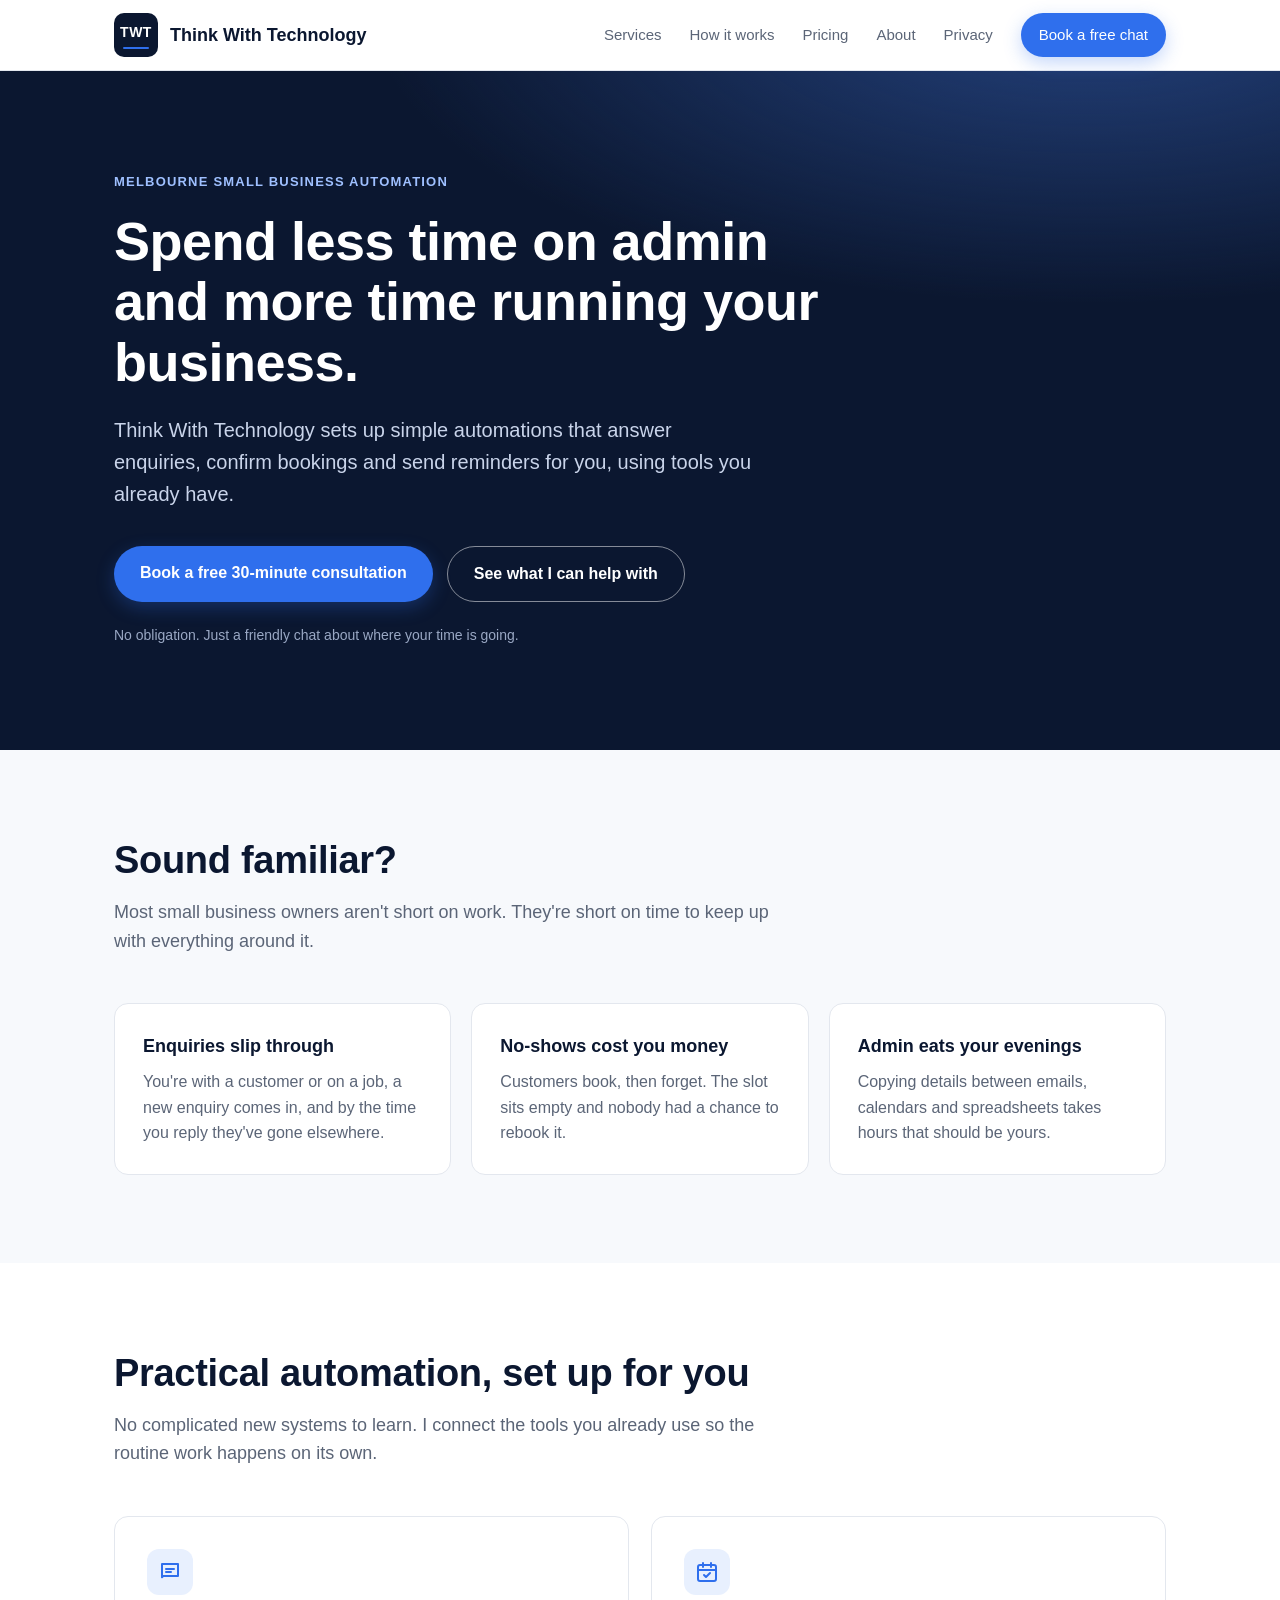
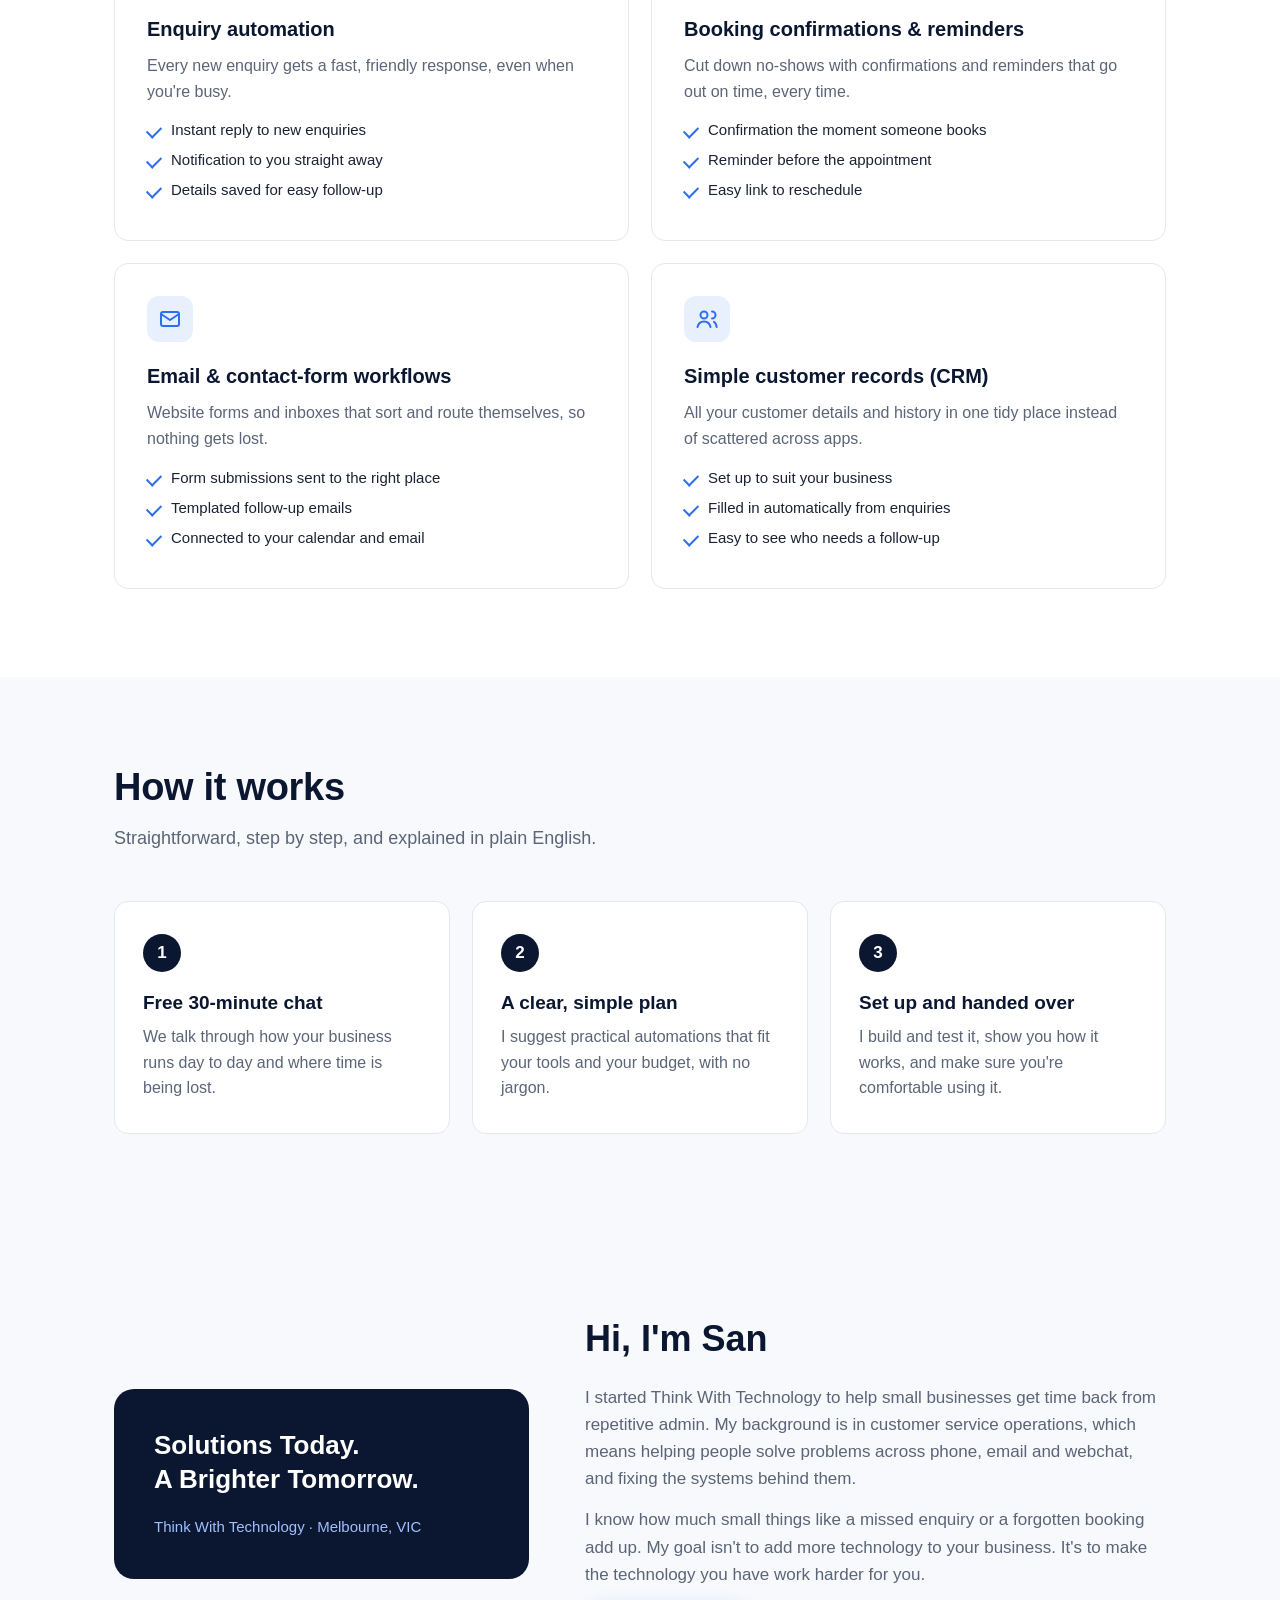
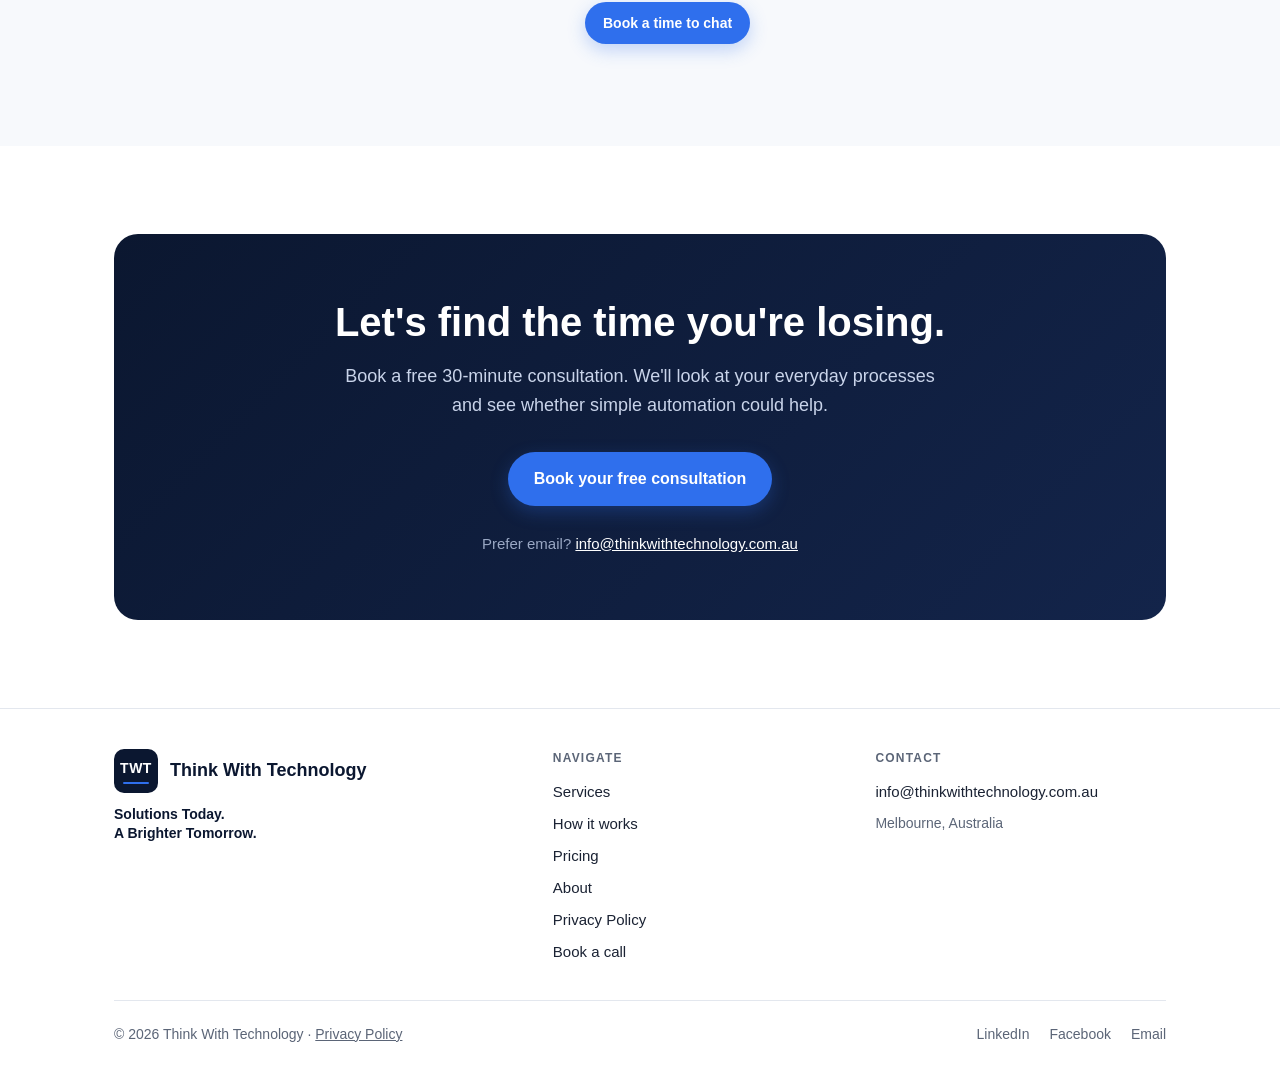
<file: index.html>
<!DOCTYPE html>
<html lang="en-AU">
<head>
<meta charset="UTF-8">
<meta name="viewport" content="width=device-width, initial-scale=1.0">
<title>Think With Technology | Practical Automation for Melbourne Small Businesses</title>
<meta name="description" content="Think With Technology helps Melbourne small businesses save time with simple automation: enquiry follow-ups, booking confirmations and reminders, email workflows and CRM setup. Book a free 30-minute consultation.">
<meta property="og:title" content="Think With Technology — Solutions Today. A Brighter Tomorrow.">
<meta property="og:description" content="Practical automation for Melbourne small businesses. Book a free 30-minute consultation.">
<meta property="og:type" content="website">
<meta property="og:url" content="https://thinkwithtechnology.com.au">
<link rel="icon" href="data:image/svg+xml,%3Csvg xmlns='http://www.w3.org/2000/svg' viewBox='0 0 64 64'%3E%3Crect width='64' height='64' rx='14' fill='%230b1730'/%3E%3Ctext x='32' y='38' font-family='Arial,sans-serif' font-weight='800' font-size='20' fill='white' text-anchor='middle'%3ETWT%3C/text%3E%3Crect x='14' y='44' width='36' height='3' rx='1.5' fill='%233b82f6'/%3E%3C/svg%3E">
<link rel="stylesheet" href="styles.css">
</head>
<body>

<header>
  <div class="wrap nav">
    <a href="#top" class="brand" aria-label="Think With Technology home">
      <div class="logo">TWT<span></span></div>
      <div class="brand-name">Think With Technology</div>
    </a>
    <nav class="nav-links">
      <div class="menu" id="site-menu">
        <a href="#services">Services</a>
        <a href="#how">How it works</a>
        <a href="pricing.html">Pricing</a>
        <a href="#about">About</a>
        <a href="privacy.html">Privacy</a>
      </div>
      <a class="btn btn-primary btn-sm" href="https://calendly.com/ghassanziyad/30min" target="_blank" rel="noopener">Book a free chat</a>
      <button class="menu-toggle" type="button" aria-label="Open menu" aria-expanded="false" aria-controls="site-menu">
        <span></span><span></span><span></span>
      </button>
    </nav>
  </div>
</header>

<main id="top">

  <!-- Hero -->
  <div class="hero">
    <div class="wrap">
      <div class="eyebrow">Melbourne small business automation</div>
      <h1>Spend less time on admin and more time running your business.</h1>
      <p class="lead">Think With Technology sets up simple automations that answer enquiries, confirm bookings and send reminders for you, using tools you already have.</p>
      <div class="hero-actions">
        <a class="btn btn-primary" href="https://calendly.com/ghassanziyad/30min" target="_blank" rel="noopener">Book a free 30-minute consultation</a>
        <a class="btn btn-ghost" href="#services">See what I can help with</a>
      </div>
      <div class="hero-note">No obligation. Just a friendly chat about where your time is going.</div>
    </div>
  </div>

  <!-- Problem -->
  <section class="alt">
    <div class="wrap">
      <div class="section-head">
        <h2>Sound familiar?</h2>
        <p>Most small business owners aren't short on work. They're short on time to keep up with everything around it.</p>
      </div>
      <div class="problems">
        <div class="problem">
          <h3>Enquiries slip through</h3>
          <p>You're with a customer or on a job, a new enquiry comes in, and by the time you reply they've gone elsewhere.</p>
        </div>
        <div class="problem">
          <h3>No-shows cost you money</h3>
          <p>Customers book, then forget. The slot sits empty and nobody had a chance to rebook it.</p>
        </div>
        <div class="problem">
          <h3>Admin eats your evenings</h3>
          <p>Copying details between emails, calendars and spreadsheets takes hours that should be yours.</p>
        </div>
      </div>
    </div>
  </section>

  <!-- Services -->
  <section id="services">
    <div class="wrap">
      <div class="section-head">
        <h2>Practical automation, set up for you</h2>
        <p>No complicated new systems to learn. I connect the tools you already use so the routine work happens on its own.</p>
      </div>
      <div class="services">
        <div class="service">
          <div class="icon"><svg viewBox="0 0 24 24" fill="none" stroke="currentColor" stroke-width="2" stroke-linecap="round" stroke-linejoin="round"><path d="M4 4h16v12H5.2L4 17.2V4z"/><path d="M8 9h8M8 12h5"/></svg></div>
          <h3>Enquiry automation</h3>
          <p>Every new enquiry gets a fast, friendly response, even when you're busy.</p>
          <ul>
            <li>Instant reply to new enquiries</li>
            <li>Notification to you straight away</li>
            <li>Details saved for easy follow-up</li>
          </ul>
        </div>
        <div class="service">
          <div class="icon"><svg viewBox="0 0 24 24" fill="none" stroke="currentColor" stroke-width="2" stroke-linecap="round" stroke-linejoin="round"><rect x="3" y="5" width="18" height="16" rx="2"/><path d="M16 3v4M8 3v4M3 10h18"/><path d="M9 15l2 2 4-4"/></svg></div>
          <h3>Booking confirmations &amp; reminders</h3>
          <p>Cut down no-shows with confirmations and reminders that go out on time, every time.</p>
          <ul>
            <li>Confirmation the moment someone books</li>
            <li>Reminder before the appointment</li>
            <li>Easy link to reschedule</li>
          </ul>
        </div>
        <div class="service">
          <div class="icon"><svg viewBox="0 0 24 24" fill="none" stroke="currentColor" stroke-width="2" stroke-linecap="round" stroke-linejoin="round"><rect x="3" y="5" width="18" height="14" rx="2"/><path d="M3 7l9 6 9-6"/></svg></div>
          <h3>Email &amp; contact-form workflows</h3>
          <p>Website forms and inboxes that sort and route themselves, so nothing gets lost.</p>
          <ul>
            <li>Form submissions sent to the right place</li>
            <li>Templated follow-up emails</li>
            <li>Connected to your calendar and email</li>
          </ul>
        </div>
        <div class="service">
          <div class="icon"><svg viewBox="0 0 24 24" fill="none" stroke="currentColor" stroke-width="2" stroke-linecap="round" stroke-linejoin="round"><circle cx="9" cy="8" r="3.5"/><path d="M2.5 20c.8-3.4 3.4-5.5 6.5-5.5s5.7 2.1 6.5 5.5"/><path d="M17 4.5a3.5 3.5 0 010 7M19 14.8c1.4.8 2.3 2.4 2.6 5.2"/></svg></div>
          <h3>Simple customer records (CRM)</h3>
          <p>All your customer details and history in one tidy place instead of scattered across apps.</p>
          <ul>
            <li>Set up to suit your business</li>
            <li>Filled in automatically from enquiries</li>
            <li>Easy to see who needs a follow-up</li>
          </ul>
        </div>
      </div>
    </div>
  </section>

  <!-- How it works -->
  <section id="how" class="alt">
    <div class="wrap">
      <div class="section-head">
        <h2>How it works</h2>
        <p>Straightforward, step by step, and explained in plain English.</p>
      </div>
      <div class="steps">
        <div class="step">
          <h3>Free 30-minute chat</h3>
          <p>We talk through how your business runs day to day and where time is being lost.</p>
        </div>
        <div class="step">
          <h3>A clear, simple plan</h3>
          <p>I suggest practical automations that fit your tools and your budget, with no jargon.</p>
        </div>
        <div class="step">
          <h3>Set up and handed over</h3>
          <p>I build and test it, show you how it works, and make sure you're comfortable using it.</p>
        </div>
      </div>
    </div>
  </section>

  <!-- About -->
  <section id="about" class="alt">
    <div class="wrap about">
      <div class="about-card">
        <div class="big">Solutions Today.<br>A Brighter Tomorrow.</div>
        <div class="tag">Think With Technology · Melbourne, VIC</div>
      </div>
      <div>
        <h2>Hi, I'm San</h2>
        <p>I started Think With Technology to help small businesses get time back from repetitive admin. My background is in customer service operations, which means helping people solve problems across phone, email and webchat, and fixing the systems behind them.</p>
        <p>I know how much small things like a missed enquiry or a forgotten booking add up. My goal isn't to add more technology to your business. It's to make the technology you have work harder for you.</p>
        <p><a class="btn btn-primary btn-sm" href="https://calendly.com/ghassanziyad/30min" target="_blank" rel="noopener">Book a time to chat</a></p>
      </div>
    </div>
  </section>

  <!-- CTA -->
  <section>
    <div class="wrap">
      <div class="cta">
        <h2>Let's find the time you're losing.</h2>
        <p>Book a free 30-minute consultation. We'll look at your everyday processes and see whether simple automation could help.</p>
        <a class="btn btn-primary" href="https://calendly.com/ghassanziyad/30min" target="_blank" rel="noopener">Book your free consultation</a>
        <div class="contact-line">Prefer email? <a href="mailto:info@thinkwithtechnology.com.au">info@thinkwithtechnology.com.au</a></div>
      </div>
    </div>
  </section>

</main>

<footer>
  <div class="wrap">
    <div class="foot-grid">
      <div>
        <div class="brand"><div class="logo">TWT<span></span></div><div class="brand-name">Think With Technology</div></div>
        <div class="foot-tag">Solutions Today.<br>A Brighter Tomorrow.</div>
      </div>
      <div>
        <h4>Navigate</h4>
        <ul>
          <li><a href="#services">Services</a></li>
          <li><a href="#how">How it works</a></li>
          <li><a href="pricing.html">Pricing</a></li>
          <li><a href="#about">About</a></li>
          <li><a href="privacy.html">Privacy Policy</a></li>
          <li><a href="https://calendly.com/ghassanziyad/30min" target="_blank" rel="noopener">Book a call</a></li>
        </ul>
      </div>
      <div>
        <h4>Contact</h4>
        <ul>
          <li><a href="mailto:info@thinkwithtechnology.com.au">info@thinkwithtechnology.com.au</a></li>
          <li>Melbourne, Australia</li>
        </ul>
      </div>
    </div>
    <div class="foot">
      <div>© <span id="yr">2026</span> Think With Technology · <a href="privacy.html">Privacy Policy</a></div>
      <div class="foot-links">
        <a href="https://www.linkedin.com/company/143963981/" target="_blank" rel="noopener">LinkedIn</a>
        <a href="https://www.facebook.com/profile.php?id=61595399077084" target="_blank" rel="noopener">Facebook</a>
        <a href="mailto:info@thinkwithtechnology.com.au">Email</a>
      </div>
    </div>
  </div>
</footer>

<script>
  document.getElementById('yr').textContent = new Date().getFullYear();
</script>
<script src="nav.js"></script>
</body>
</html>
</file>
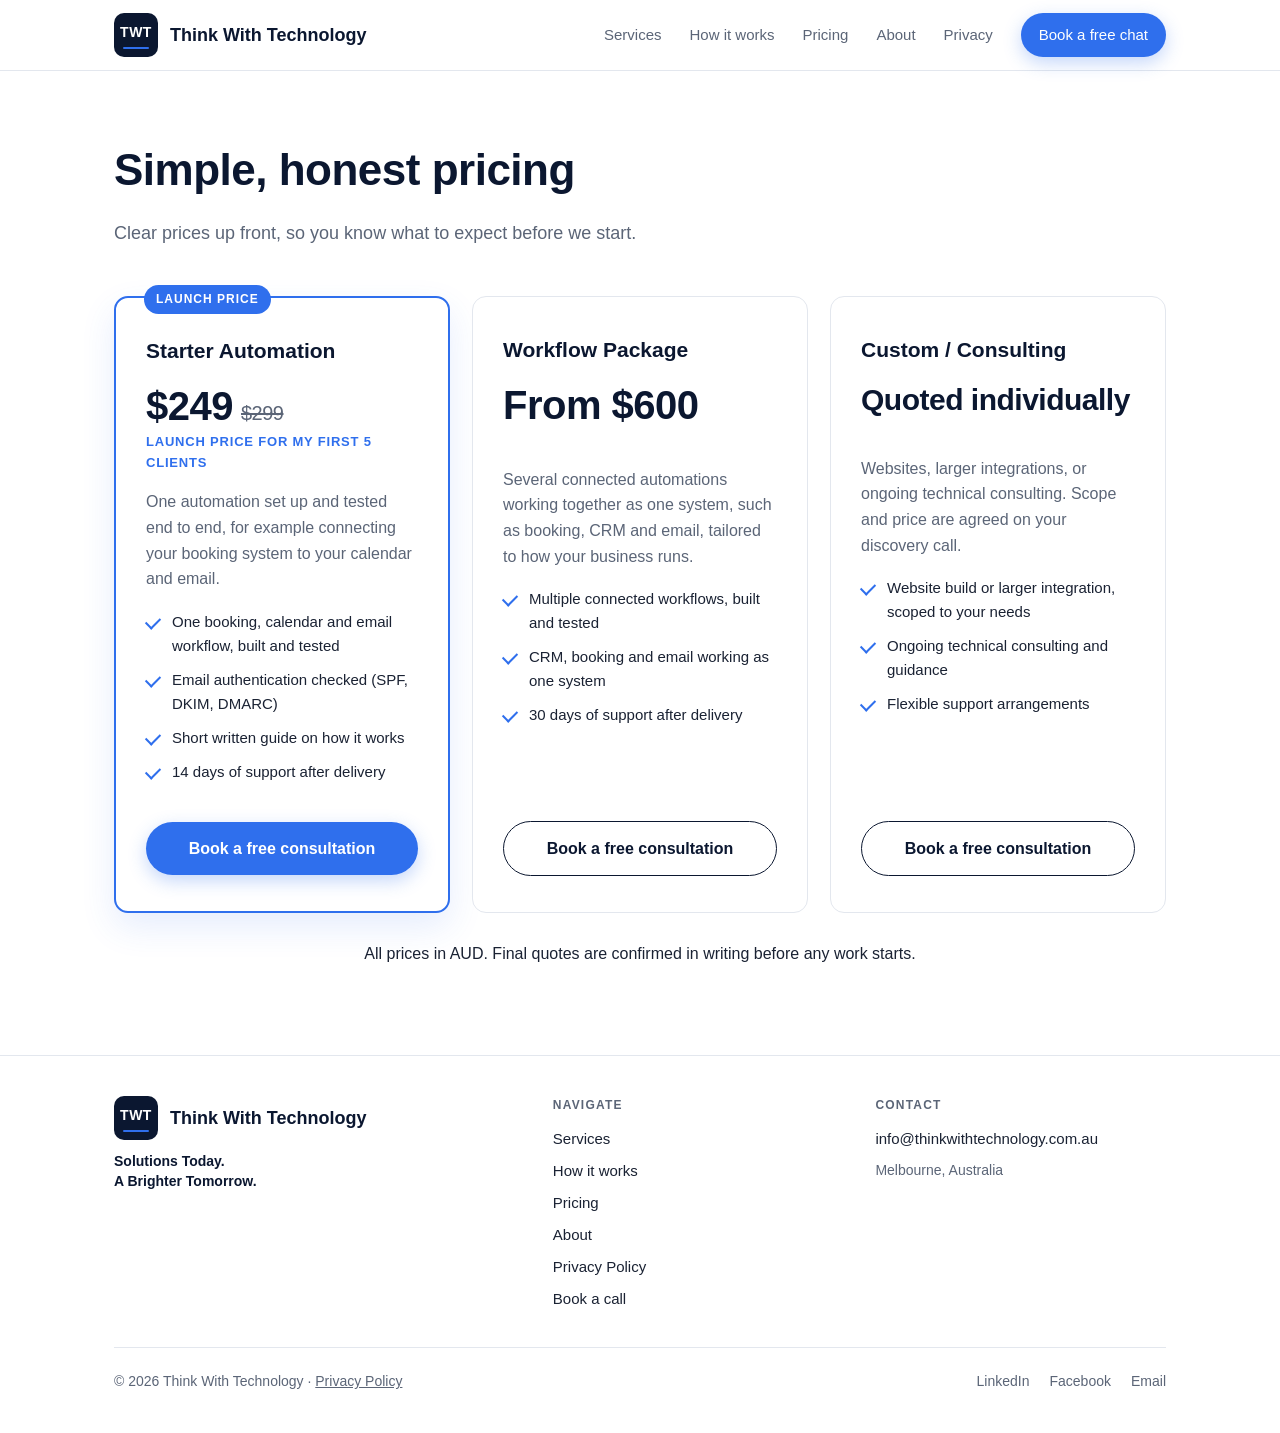
<file: pricing.html>
<!DOCTYPE html>
<html lang="en-AU">
<head>
<meta charset="UTF-8">
<meta name="viewport" content="width=device-width, initial-scale=1.0">
<title>Pricing | Think With Technology</title>
<meta name="description" content="Think With Technology pricing: Starter Automation, Workflow Package and Custom / Consulting for Melbourne small businesses. All prices in AUD.">
<link rel="icon" href="data:image/svg+xml,%3Csvg xmlns='http://www.w3.org/2000/svg' viewBox='0 0 64 64'%3E%3Crect width='64' height='64' rx='14' fill='%230b1730'/%3E%3Ctext x='32' y='38' font-family='Arial,sans-serif' font-weight='800' font-size='20' fill='white' text-anchor='middle'%3ETWT%3C/text%3E%3Crect x='14' y='44' width='36' height='3' rx='1.5' fill='%233b82f6'/%3E%3C/svg%3E">
<link rel="stylesheet" href="styles.css">
</head>
<body>

<header>
  <div class="wrap nav">
    <a href="index.html" class="brand" aria-label="Think With Technology home">
      <div class="logo">TWT<span></span></div>
      <div class="brand-name">Think With Technology</div>
    </a>
    <nav class="nav-links">
      <div class="menu" id="site-menu">
        <a href="index.html#services">Services</a>
        <a href="index.html#how">How it works</a>
        <a href="pricing.html">Pricing</a>
        <a href="index.html#about">About</a>
        <a href="privacy.html">Privacy</a>
      </div>
      <a class="btn btn-primary btn-sm" href="https://calendly.com/ghassanziyad/30min" target="_blank" rel="noopener">Book a free chat</a>
      <button class="menu-toggle" type="button" aria-label="Open menu" aria-expanded="false" aria-controls="site-menu">
        <span></span><span></span><span></span>
      </button>
    </nav>
  </div>
</header>

<main>
<section id="pricing" style="padding-top:64px">
    <div class="wrap">
      <div class="section-head">
        <h1 style="font-size:clamp(32px,4.5vw,44px);color:var(--navy);letter-spacing:-.5px">Simple, honest pricing</h1>
        <p>Clear prices up front, so you know what to expect before we start.</p>
      </div>
      <div class="pricing">
        <div class="plan featured">
          <div class="plan-badge">Launch price</div>
          <h3>Starter Automation</h3>
          <div class="price">$249<span class="was">$299</span></div>
          <div class="price-note">Launch price for my first 5 clients</div>
          <p class="desc">One automation set up and tested end to end, for example connecting your booking system to your calendar and email.</p>
          <ul>
            <li>One booking, calendar and email workflow, built and tested</li>
            <li>Email authentication checked (SPF, DKIM, DMARC)</li>
            <li>Short written guide on how it works</li>
            <li>14 days of support after delivery</li>
          </ul>
          <a class="btn btn-primary" href="https://calendly.com/ghassanziyad/30min" target="_blank" rel="noopener">Book a free consultation</a>
        </div>
        <div class="plan">
          <h3>Workflow Package</h3>
          <div class="price">From $600</div>
          <div class="price-note"></div>
          <p class="desc">Several connected automations working together as one system, such as booking, CRM and email, tailored to how your business runs.</p>
          <ul>
            <li>Multiple connected workflows, built and tested</li>
            <li>CRM, booking and email working as one system</li>
            <li>30 days of support after delivery</li>
          </ul>
          <a class="btn btn-outline" href="https://calendly.com/ghassanziyad/30min" target="_blank" rel="noopener">Book a free consultation</a>
        </div>
        <div class="plan">
          <h3>Custom / Consulting</h3>
          <div class="price quote">Quoted individually</div>
          <div class="price-note"></div>
          <p class="desc">Websites, larger integrations, or ongoing technical consulting. Scope and price are agreed on your discovery call.</p>
          <ul>
            <li>Website build or larger integration, scoped to your needs</li>
            <li>Ongoing technical consulting and guidance</li>
            <li>Flexible support arrangements</li>
          </ul>
          <a class="btn btn-outline" href="https://calendly.com/ghassanziyad/30min" target="_blank" rel="noopener">Book a free consultation</a>
        </div>
      </div>
      <p class="pricing-note">All prices in AUD. Final quotes are confirmed in writing before any work starts.</p>
    </div>
  </section>
</main>

<footer>
  <div class="wrap">
    <div class="foot-grid">
      <div>
        <div class="brand"><div class="logo">TWT<span></span></div><div class="brand-name">Think With Technology</div></div>
        <div class="foot-tag">Solutions Today.<br>A Brighter Tomorrow.</div>
      </div>
      <div>
        <h4>Navigate</h4>
        <ul>
          <li><a href="index.html#services">Services</a></li>
          <li><a href="index.html#how">How it works</a></li>
          <li><a href="pricing.html">Pricing</a></li>
          <li><a href="index.html#about">About</a></li>
          <li><a href="privacy.html">Privacy Policy</a></li>
          <li><a href="https://calendly.com/ghassanziyad/30min" target="_blank" rel="noopener">Book a call</a></li>
        </ul>
      </div>
      <div>
        <h4>Contact</h4>
        <ul>
          <li><a href="mailto:info@thinkwithtechnology.com.au">info@thinkwithtechnology.com.au</a></li>
          <li>Melbourne, Australia</li>
        </ul>
      </div>
    </div>
    <div class="foot">
      <div>© <span id="yr">2026</span> Think With Technology · <a href="privacy.html">Privacy Policy</a></div>
      <div class="foot-links">
        <a href="https://www.linkedin.com/company/143963981/" target="_blank" rel="noopener">LinkedIn</a>
        <a href="https://www.facebook.com/profile.php?id=61595399077084" target="_blank" rel="noopener">Facebook</a>
        <a href="mailto:info@thinkwithtechnology.com.au">Email</a>
      </div>
    </div>
  </div>
</footer>

<script>
  document.getElementById('yr').textContent = new Date().getFullYear();
</script>
<script src="nav.js"></script>
</body>
</html>
</file>
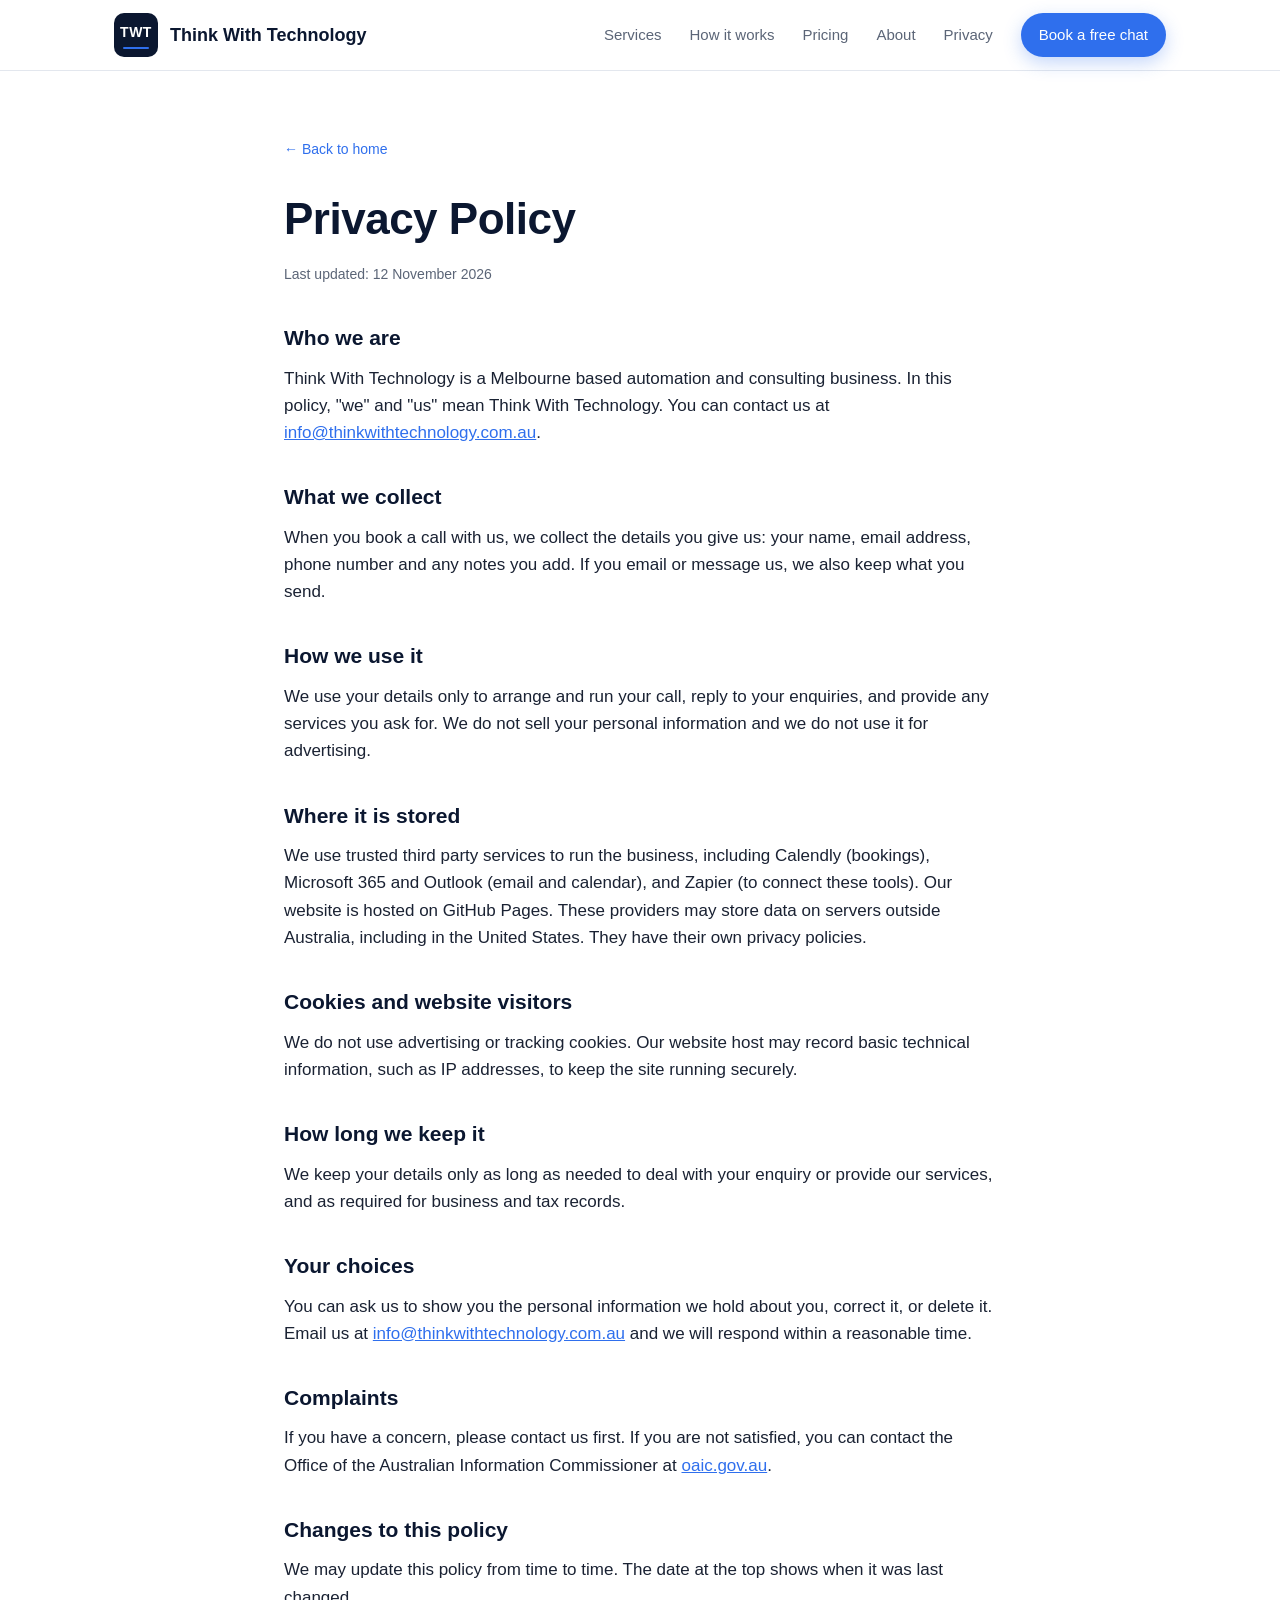
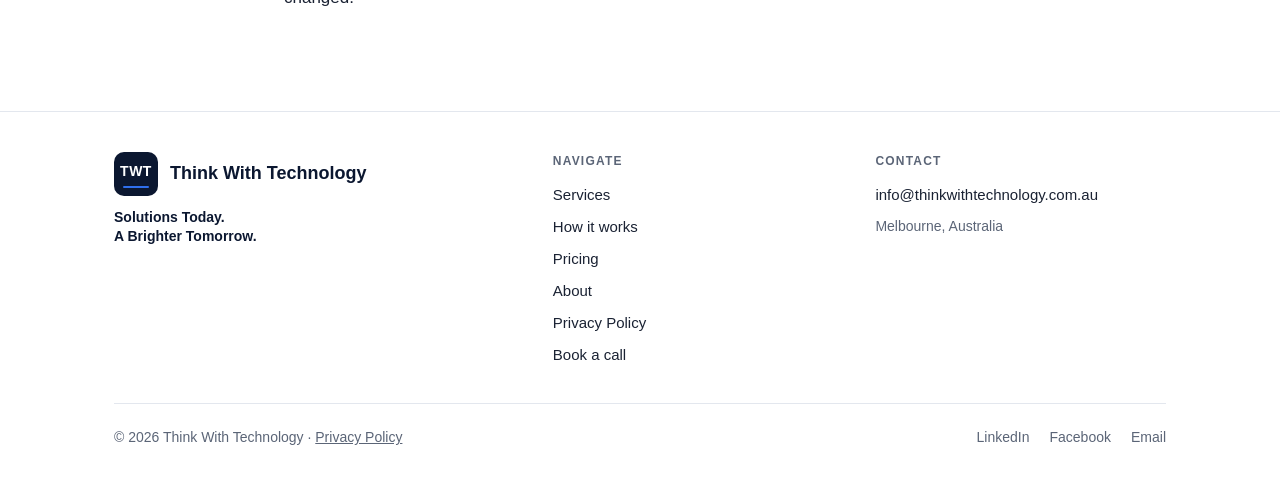
<file: privacy.html>
<!DOCTYPE html>
<html lang="en-AU">
<head>
<meta charset="UTF-8">
<meta name="viewport" content="width=device-width, initial-scale=1.0">
<title>Privacy Policy | Think With Technology</title>
<meta name="description" content="How Think With Technology collects, uses and protects your personal information.">
<link rel="icon" href="data:image/svg+xml,%3Csvg xmlns='http://www.w3.org/2000/svg' viewBox='0 0 64 64'%3E%3Crect width='64' height='64' rx='14' fill='%230b1730'/%3E%3Ctext x='32' y='38' font-family='Arial,sans-serif' font-weight='800' font-size='20' fill='white' text-anchor='middle'%3ETWT%3C/text%3E%3Crect x='14' y='44' width='36' height='3' rx='1.5' fill='%233b82f6'/%3E%3C/svg%3E">
<link rel="stylesheet" href="styles.css">
</head>
<body>

<header>
  <div class="wrap nav">
    <a href="index.html" class="brand" aria-label="Think With Technology home">
      <div class="logo">TWT<span></span></div>
      <div class="brand-name">Think With Technology</div>
    </a>
    <nav class="nav-links">
      <div class="menu" id="site-menu">
        <a href="index.html#services">Services</a>
        <a href="index.html#how">How it works</a>
        <a href="pricing.html">Pricing</a>
        <a href="index.html#about">About</a>
        <a href="privacy.html">Privacy</a>
      </div>
      <a class="btn btn-primary btn-sm" href="https://calendly.com/ghassanziyad/30min" target="_blank" rel="noopener">Book a free chat</a>
      <button class="menu-toggle" type="button" aria-label="Open menu" aria-expanded="false" aria-controls="site-menu">
        <span></span><span></span><span></span>
      </button>
    </nav>
  </div>
</header>

<main class="legal">
  <a class="back" href="index.html">&larr; Back to home</a>
  <h1>Privacy Policy</h1>
  <div class="updated">Last updated: 12 November 2026</div>

  <h2>Who we are</h2>
  <p>Think With Technology is a Melbourne based automation and consulting business. In this policy, "we" and "us" mean Think With Technology. You can contact us at <a href="mailto:info@thinkwithtechnology.com.au">info@thinkwithtechnology.com.au</a>.</p>

  <h2>What we collect</h2>
  <p>When you book a call with us, we collect the details you give us: your name, email address, phone number and any notes you add. If you email or message us, we also keep what you send.</p>

  <h2>How we use it</h2>
  <p>We use your details only to arrange and run your call, reply to your enquiries, and provide any services you ask for. We do not sell your personal information and we do not use it for advertising.</p>

  <h2>Where it is stored</h2>
  <p>We use trusted third party services to run the business, including Calendly (bookings), Microsoft 365 and Outlook (email and calendar), and Zapier (to connect these tools). Our website is hosted on GitHub Pages. These providers may store data on servers outside Australia, including in the United States. They have their own privacy policies.</p>

  <h2>Cookies and website visitors</h2>
  <p>We do not use advertising or tracking cookies. Our website host may record basic technical information, such as IP addresses, to keep the site running securely.</p>

  <h2>How long we keep it</h2>
  <p>We keep your details only as long as needed to deal with your enquiry or provide our services, and as required for business and tax records.</p>

  <h2>Your choices</h2>
  <p>You can ask us to show you the personal information we hold about you, correct it, or delete it. Email us at <a href="mailto:info@thinkwithtechnology.com.au">info@thinkwithtechnology.com.au</a> and we will respond within a reasonable time.</p>

  <h2>Complaints</h2>
  <p>If you have a concern, please contact us first. If you are not satisfied, you can contact the Office of the Australian Information Commissioner at <a href="https://www.oaic.gov.au" target="_blank" rel="noopener">oaic.gov.au</a>.</p>

  <h2>Changes to this policy</h2>
  <p>We may update this policy from time to time. The date at the top shows when it was last changed.</p>
</main>

<footer>
  <div class="wrap">
    <div class="foot-grid">
      <div>
        <div class="brand"><div class="logo">TWT<span></span></div><div class="brand-name">Think With Technology</div></div>
        <div class="foot-tag">Solutions Today.<br>A Brighter Tomorrow.</div>
      </div>
      <div>
        <h4>Navigate</h4>
        <ul>
          <li><a href="index.html#services">Services</a></li>
          <li><a href="index.html#how">How it works</a></li>
          <li><a href="pricing.html">Pricing</a></li>
          <li><a href="index.html#about">About</a></li>
          <li><a href="privacy.html">Privacy Policy</a></li>
          <li><a href="https://calendly.com/ghassanziyad/30min" target="_blank" rel="noopener">Book a call</a></li>
        </ul>
      </div>
      <div>
        <h4>Contact</h4>
        <ul>
          <li><a href="mailto:info@thinkwithtechnology.com.au">info@thinkwithtechnology.com.au</a></li>
          <li>Melbourne, Australia</li>
        </ul>
      </div>
    </div>
    <div class="foot">
      <div>© <span id="yr">2026</span> Think With Technology · <a href="privacy.html">Privacy Policy</a></div>
      <div class="foot-links">
        <a href="https://www.linkedin.com/company/143963981/" target="_blank" rel="noopener">LinkedIn</a>
        <a href="https://www.facebook.com/profile.php?id=61595399077084" target="_blank" rel="noopener">Facebook</a>
        <a href="mailto:info@thinkwithtechnology.com.au">Email</a>
      </div>
    </div>
  </div>
</footer>

<script>
  document.getElementById('yr').textContent = new Date().getFullYear();
</script>
<script src="nav.js"></script>
</body>
</html>
</file>
<file: styles.css>
:root {
    --navy: #0b1730;
    --navy-2: #13244a;
    --blue: #2f6fed;
    --blue-light: #e8f0fe;
    --ink: #1a2233;
    --muted: #5b6577;
    --line: #e3e7ee;
    --bg: #f7f9fc;
    --white: #ffffff;
    --radius: 14px;
  }
  * { box-sizing: border-box; margin: 0; padding: 0; }
  html { scroll-behavior: smooth; }
  body {
    font-family: -apple-system, BlinkMacSystemFont, "Segoe UI", Roboto, "Helvetica Neue", Arial, sans-serif;
    color: var(--ink);
    background: var(--white);
    line-height: 1.6;
    font-size: 17px;
  }
  a { color: inherit; }
  .wrap { max-width: 1100px; margin: 0 auto; padding: 0 24px; }

  /* Header */
  header {
    position: sticky; top: 0; z-index: 10;
    background: rgba(255,255,255,0.95);
    backdrop-filter: blur(8px);
    border-bottom: 1px solid var(--line);
  }
  .nav { display: flex; align-items: center; justify-content: space-between; height: 70px; }
  .brand { display: flex; align-items: center; gap: 12px; text-decoration: none; }
  .logo {
    width: 44px; height: 44px; border-radius: 10px; background: var(--navy);
    color: #fff; font-weight: 800; font-size: 14px; letter-spacing: 0.5px;
    display: flex; flex-direction: column; align-items: center; justify-content: center;
  }
  .logo span { display: block; width: 26px; height: 2px; background: var(--blue); margin-top: 3px; border-radius: 2px; }
  .brand-name { font-weight: 700; font-size: 18px; color: var(--navy); }
  .nav-links { display: flex; align-items: center; gap: 28px; }
  .nav-links a { text-decoration: none; color: var(--muted); font-size: 15px; font-weight: 500; }
  .nav-links a:hover { color: var(--navy); }
  .nav-links a.btn, .nav-links a.btn:hover { color: #fff; white-space: nowrap; }
  .menu { display: flex; align-items: center; gap: 28px; }

  /* Hamburger button (mobile only) */
  .menu-toggle {
    display: none; width: 44px; height: 44px; border: 1px solid var(--line); border-radius: 10px;
    background: var(--white); cursor: pointer; flex-direction: column; align-items: center; justify-content: center; gap: 5px;
  }
  .menu-toggle span { display: block; width: 20px; height: 2px; background: var(--navy); border-radius: 2px; transition: transform .2s ease, opacity .2s ease; }
  .menu-open .menu-toggle span:nth-child(1) { transform: translateY(7px) rotate(45deg); }
  .menu-open .menu-toggle span:nth-child(2) { opacity: 0; }
  .menu-open .menu-toggle span:nth-child(3) { transform: translateY(-7px) rotate(-45deg); }

  .btn {
    display: inline-block; text-decoration: none; font-weight: 600;
    padding: 14px 26px; border-radius: 999px; font-size: 16px;
    transition: transform .15s ease, box-shadow .15s ease, background .15s ease;
  }
  .btn-primary { background: var(--blue); color: #fff; box-shadow: 0 6px 18px rgba(47,111,237,.28); }
  .btn-primary:hover { background: #2559c9; transform: translateY(-1px); }
  .btn-ghost { border: 1.5px solid rgba(255,255,255,.5); color: #fff; }
  .btn-ghost:hover { background: rgba(255,255,255,.1); }
  .btn-sm { padding: 10px 18px; font-size: 14px; }

  /* Hero */
  .hero {
    background: radial-gradient(1200px 500px at 85% -10%, #24427e 0%, transparent 60%), var(--navy);
    color: #fff; padding: 96px 0 104px;
  }
  .eyebrow {
    display: inline-block; font-size: 13px; font-weight: 600; letter-spacing: 1.2px; text-transform: uppercase;
    color: #9fc0ff; margin-bottom: 18px;
  }
  .hero h1 { font-size: clamp(34px, 5vw, 54px); line-height: 1.12; max-width: 760px; letter-spacing: -0.5px; }
  .hero p.lead { font-size: 20px; color: #c9d4ea; max-width: 640px; margin: 22px 0 36px; }
  .hero-actions { display: flex; gap: 14px; flex-wrap: wrap; }
  .hero-note { margin-top: 22px; font-size: 14px; color: #9aa8c4; }

  /* Sections */
  section { padding: 88px 0; }
  .section-head { max-width: 680px; margin-bottom: 48px; }
  .section-head h2 { font-size: clamp(28px, 3.5vw, 38px); line-height: 1.2; color: var(--navy); letter-spacing: -0.3px; }
  .section-head p { color: var(--muted); margin-top: 14px; font-size: 18px; }
  .alt { background: var(--bg); }

  /* Problem */
  .problems { display: grid; grid-template-columns: repeat(3, 1fr); gap: 20px; }
  .problem {
    background: var(--white); border: 1px solid var(--line); border-radius: var(--radius); padding: 28px;
  }
  .problem h3 { font-size: 18px; color: var(--navy); margin-bottom: 8px; }
  .problem p { color: var(--muted); font-size: 16px; }

  /* Services */
  .services { display: grid; grid-template-columns: repeat(2, 1fr); gap: 22px; }
  .service {
    border: 1px solid var(--line); border-radius: var(--radius); padding: 32px; background: var(--white);
    transition: box-shadow .2s ease, transform .2s ease;
  }
  .service:hover { box-shadow: 0 12px 30px rgba(11,23,48,.08); transform: translateY(-2px); }
  .icon {
    width: 46px; height: 46px; border-radius: 12px; background: var(--blue-light); color: var(--blue);
    display: flex; align-items: center; justify-content: center; margin-bottom: 18px;
  }
  .icon svg { width: 24px; height: 24px; }
  .service h3 { font-size: 20px; color: var(--navy); margin-bottom: 8px; }
  .service p { color: var(--muted); font-size: 16px; }
  .service ul { margin-top: 14px; list-style: none; }
  .service li { position: relative; padding-left: 24px; font-size: 15px; color: var(--ink); margin-bottom: 6px; }
  .service li::before {
    content: ""; position: absolute; left: 0; top: 8px; width: 12px; height: 7px;
    border-left: 2px solid var(--blue); border-bottom: 2px solid var(--blue); transform: rotate(-45deg);
  }

  /* Steps */
  .steps { display: grid; grid-template-columns: repeat(3, 1fr); gap: 22px; counter-reset: step; }
  .step { position: relative; padding: 32px 28px; background: var(--white); border-radius: var(--radius); border: 1px solid var(--line); }
  .step::before {
    counter-increment: step; content: counter(step);
    display: flex; align-items: center; justify-content: center;
    width: 38px; height: 38px; border-radius: 50%; background: var(--navy); color: #fff; font-weight: 700;
    margin-bottom: 16px;
  }
  .step h3 { font-size: 19px; color: var(--navy); margin-bottom: 6px; }
  .step p { color: var(--muted); font-size: 16px; }

  /* About */
  .about { display: grid; grid-template-columns: 1fr 1.4fr; gap: 56px; align-items: center; }
  .about-card {
    background: var(--navy); color: #fff; border-radius: 20px; padding: 40px;
  }
  .about-card .big { font-size: 26px; font-weight: 700; line-height: 1.3; }
  .about-card .tag { margin-top: 18px; color: #9fc0ff; font-size: 15px; }
  .about h2 { font-size: clamp(28px, 3.5vw, 36px); color: var(--navy); margin-bottom: 16px; }
  .about p { color: var(--muted); margin-bottom: 14px; }

  /* CTA */
  .cta {
    background: linear-gradient(135deg, var(--navy) 0%, var(--navy-2) 100%); color: #fff;
    border-radius: 24px; padding: 64px 48px; text-align: center;
  }
  .cta h2 { font-size: clamp(28px, 4vw, 40px); line-height: 1.2; }
  .cta p { color: #c9d4ea; font-size: 18px; max-width: 600px; margin: 16px auto 32px; }
  .cta .contact-line { margin-top: 26px; font-size: 15px; color: #9aa8c4; }
  .cta .contact-line a { color: #fff; }

  /* Footer */
  footer { padding: 40px 0; border-top: 1px solid var(--line); color: var(--muted); font-size: 14px; }
  .foot { display: flex; justify-content: space-between; align-items: center; gap: 20px; flex-wrap: wrap; }
  .foot-links { display: flex; gap: 20px; }
  .foot-links a { text-decoration: none; }
  .foot-links a:hover { color: var(--navy); }

  @media (max-width: 860px) {
    .problems, .steps, .services, .about { grid-template-columns: 1fr; }
    .nav-links { gap: 10px; }
    .menu-toggle { display: flex; }
    .menu {
      display: none; position: absolute; top: 100%; left: 0; right: 0;
      flex-direction: column; align-items: stretch; gap: 0;
      background: var(--white); border-bottom: 1px solid var(--line);
      box-shadow: 0 12px 24px rgba(11,23,48,.08); padding: 8px 0;
    }
    .menu-open .menu { display: flex; }
    .menu a { padding: 14px 24px; font-size: 17px; color: var(--navy); }
    .menu a:hover { background: var(--bg); }
    .hero { padding: 72px 0 80px; }
    section { padding: 64px 0; }
    .cta { padding: 48px 24px; }
    .about { gap: 32px; }
  }

  @media (max-width: 420px) {
    .wrap.nav { padding: 0 14px; }
    .brand { gap: 8px; }
    .logo { width: 38px; height: 38px; font-size: 12px; }
    .logo span { width: 22px; }
    .brand-name { font-size: 15px; line-height: 1.2; }
    .nav-links .btn-sm { padding: 9px 13px; font-size: 13px; }
    .menu-toggle { width: 40px; height: 40px; }
  }

  /* Pricing */
  .pricing { display: grid; grid-template-columns: repeat(3, 1fr); gap: 22px; align-items: stretch; }
  .plan {
    position: relative; display: flex; flex-direction: column;
    border: 1px solid var(--line); border-radius: var(--radius); padding: 36px 30px; background: var(--white);
  }
  .plan.featured { border: 2px solid var(--blue); box-shadow: 0 14px 34px rgba(47,111,237,.12); }
  .plan-badge {
    position: absolute; top: -13px; left: 28px; background: var(--blue); color: #fff;
    font-size: 12px; font-weight: 700; letter-spacing: 1px; text-transform: uppercase;
    padding: 5px 12px; border-radius: 999px;
  }
  .plan h3 { font-size: 21px; color: var(--navy); }
  .price { margin: 16px 0 4px; font-size: 40px; font-weight: 800; color: var(--navy); line-height: 1.1; letter-spacing: -0.5px; }
  .price .was { font-size: 20px; font-weight: 500; color: var(--muted); text-decoration: line-through; margin-left: 8px; }
  .price.quote { font-size: 30px; }
  .price-note { font-size: 13px; font-weight: 600; color: var(--blue); text-transform: uppercase; letter-spacing: .8px; min-height: 20px; }
  .plan p.desc { color: var(--muted); font-size: 16px; margin: 16px 0 6px; }
  .plan ul { list-style: none; margin: 12px 0 28px; flex: 1; }
  .plan li { position: relative; padding-left: 26px; font-size: 15px; margin-bottom: 10px; }
  .plan li::before {
    content: ""; position: absolute; left: 0; top: 7px; width: 12px; height: 7px;
    border-left: 2px solid var(--blue); border-bottom: 2px solid var(--blue); transform: rotate(-45deg);
  }
  .plan .btn { text-align: center; }
  .btn-outline { border: 1.5px solid var(--navy); color: var(--navy); }
  .btn-outline:hover { background: var(--navy); color: #fff; }
  .pricing-note { margin-top: 28px; text-align: center; font-size: 16px; color: var(--ink); font-weight: 500; }

  /* Footer columns */
  .foot-grid { display: grid; grid-template-columns: 1.4fr 1fr 1fr; gap: 32px; padding-bottom: 28px; border-bottom: 1px solid var(--line); margin-bottom: 22px; }
  .foot-grid h4 { font-size: 12px; text-transform: uppercase; letter-spacing: 1.2px; color: var(--muted); margin-bottom: 12px; }
  .foot-grid ul { list-style: none; }
  .foot-grid li { margin-bottom: 8px; }
  .foot-grid a { text-decoration: none; color: var(--ink); font-size: 15px; }
  .foot-grid a:hover { color: var(--blue); }
  .foot-tag { font-weight: 700; color: var(--navy); margin-top: 12px; line-height: 1.4; }

  /* Privacy page */
  .legal { max-width: 760px; margin: 0 auto; padding: 64px 24px 88px; }
  .legal .back { display: inline-block; font-size: 14px; color: var(--blue); text-decoration: none; margin-bottom: 24px; }
  .legal h1 { font-size: clamp(32px, 4.5vw, 44px); color: var(--navy); letter-spacing: -0.5px; }
  .legal .updated { color: var(--muted); font-size: 14px; margin: 8px 0 36px; }
  .legal h2 { font-size: 21px; color: var(--navy); margin: 34px 0 10px; }
  .legal p { color: var(--ink); margin-bottom: 12px; }
  .legal a { color: var(--blue); }

  @media (max-width: 860px) {
    .pricing, .foot-grid { grid-template-columns: 1fr; }
    .plan.featured { margin-top: 10px; }
  }
</file>
